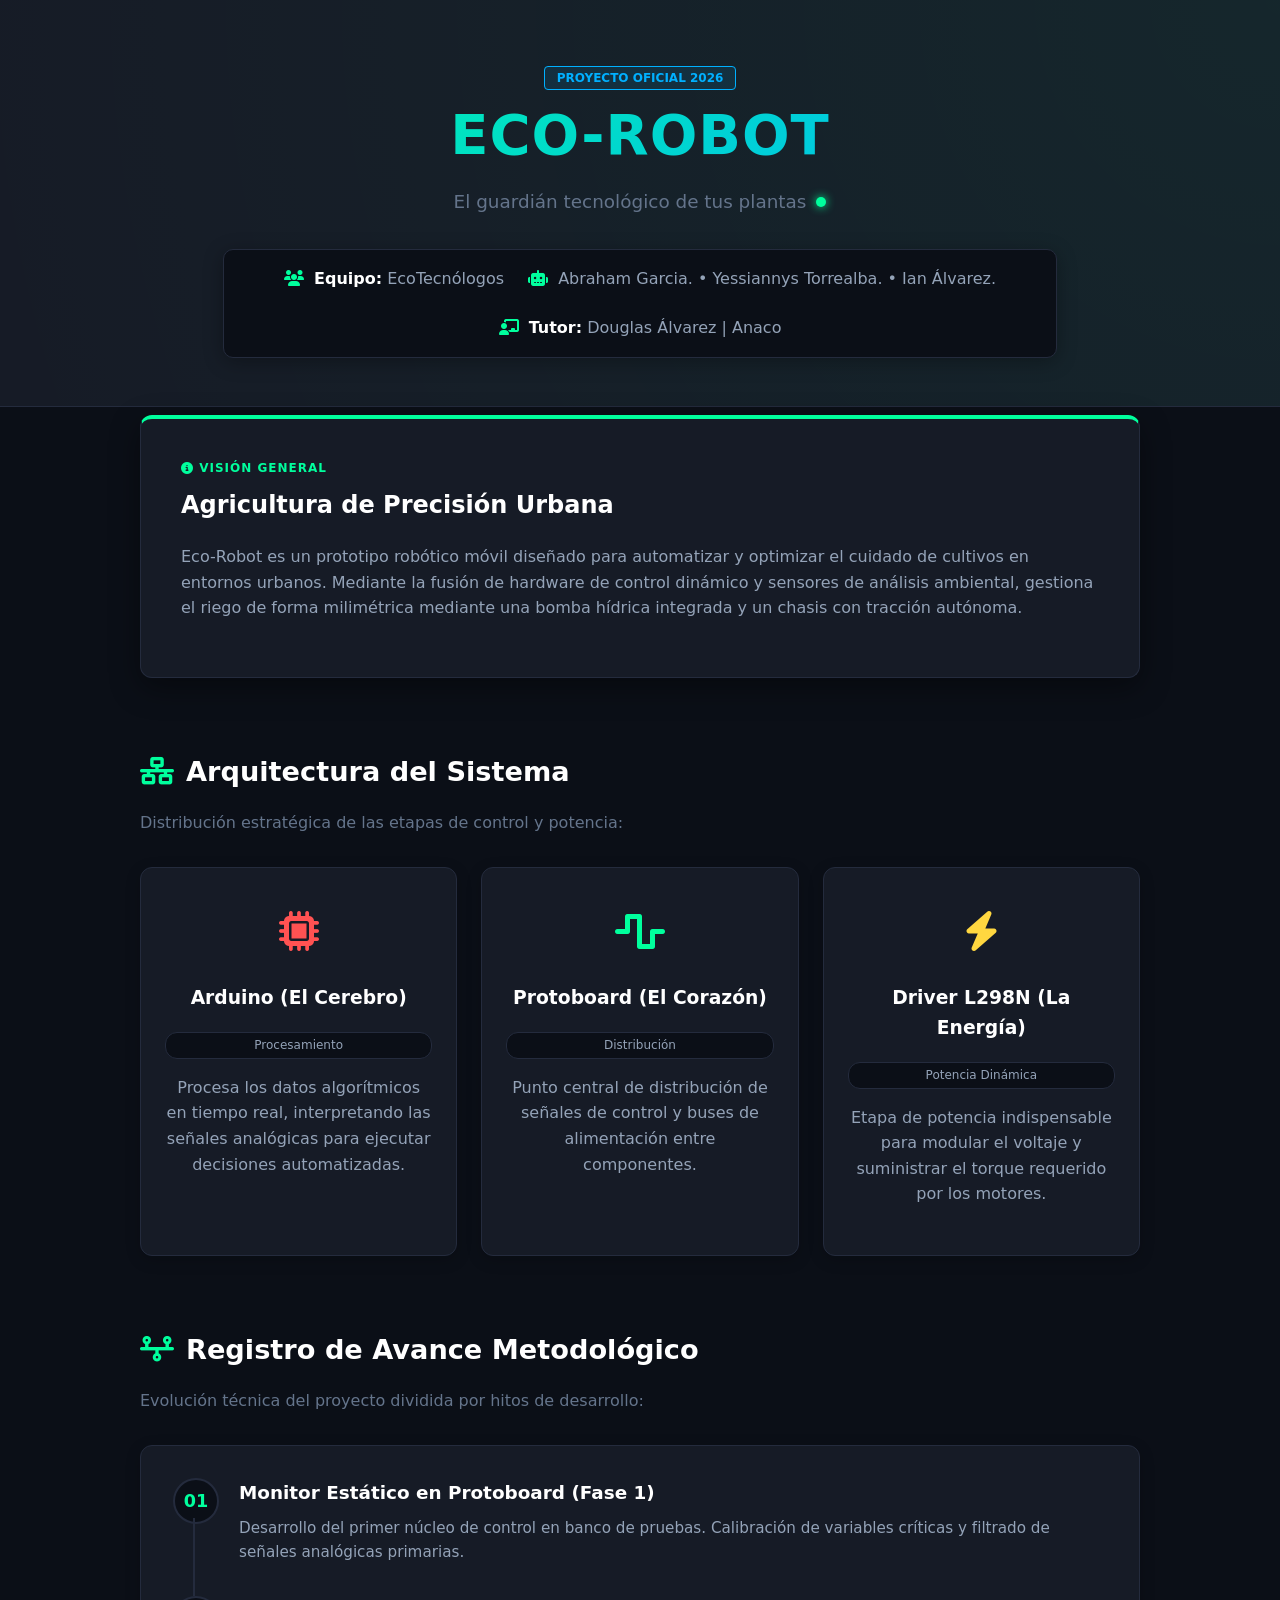
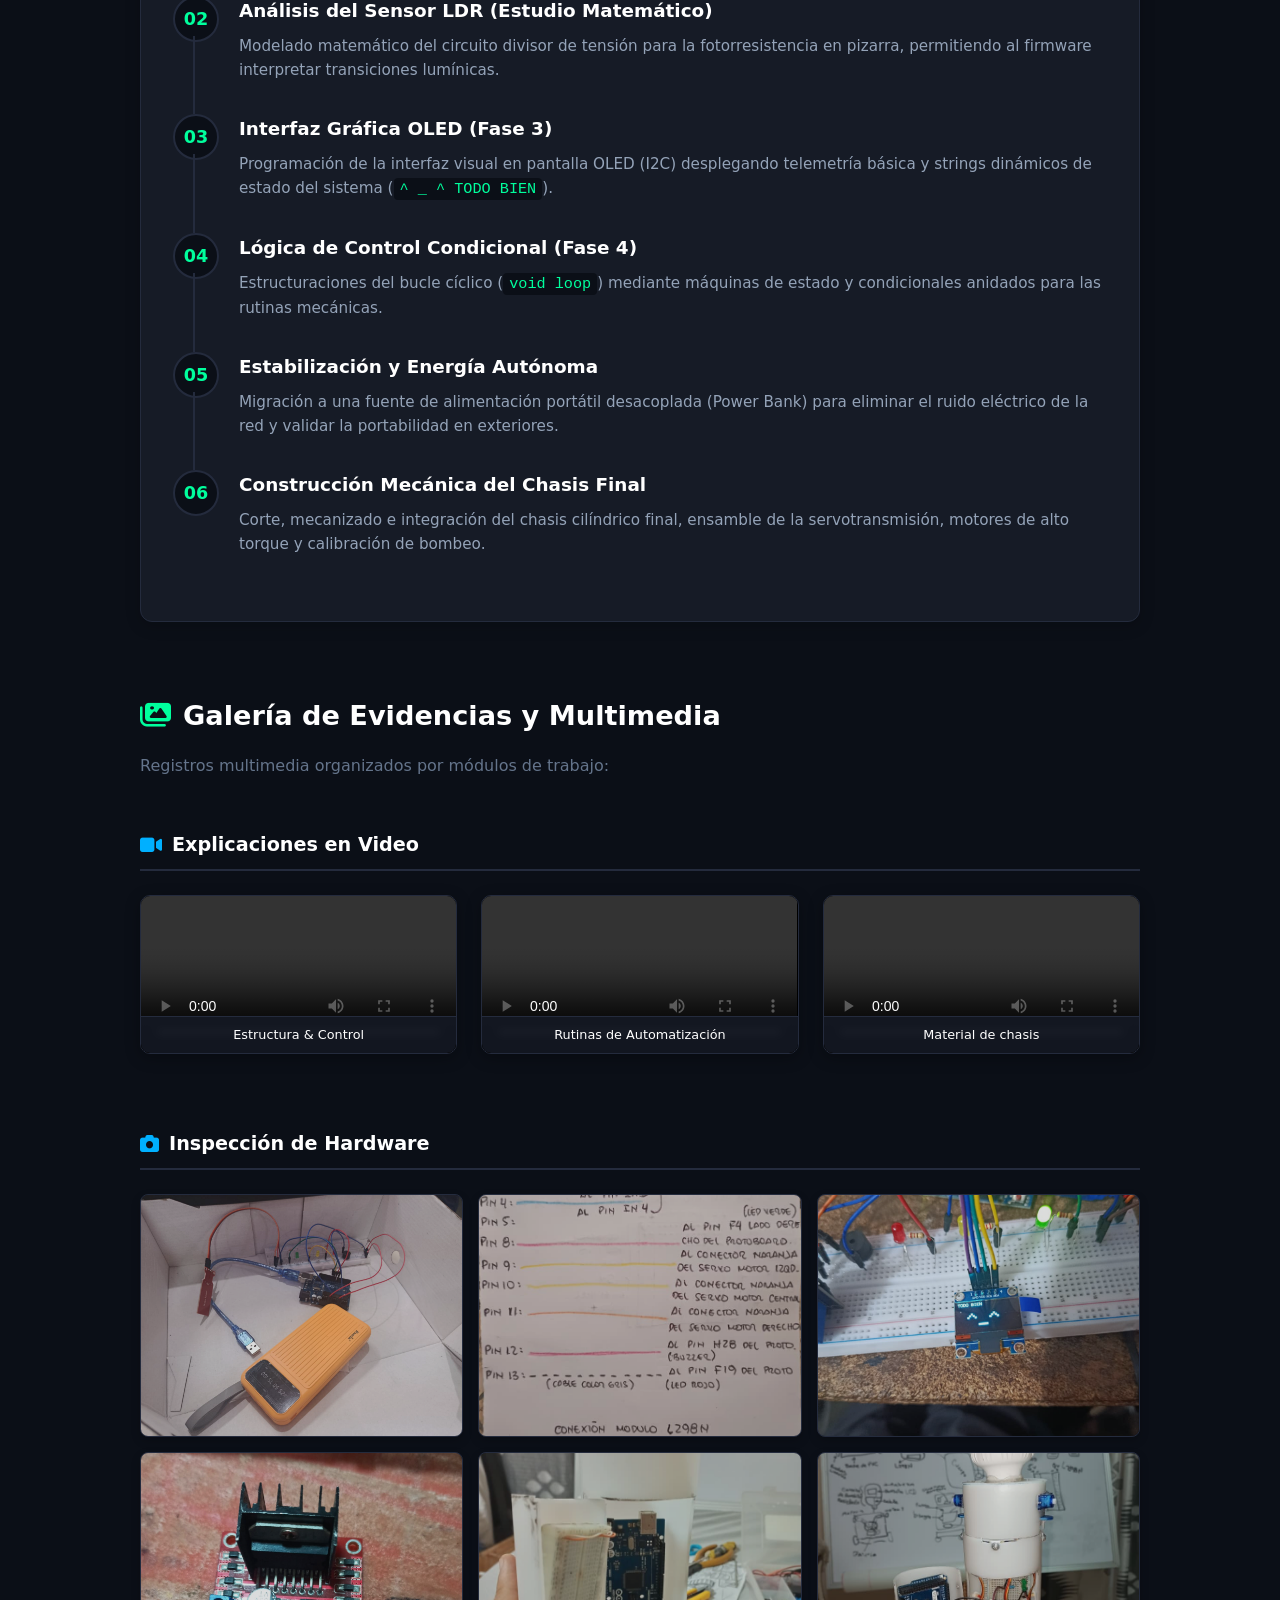
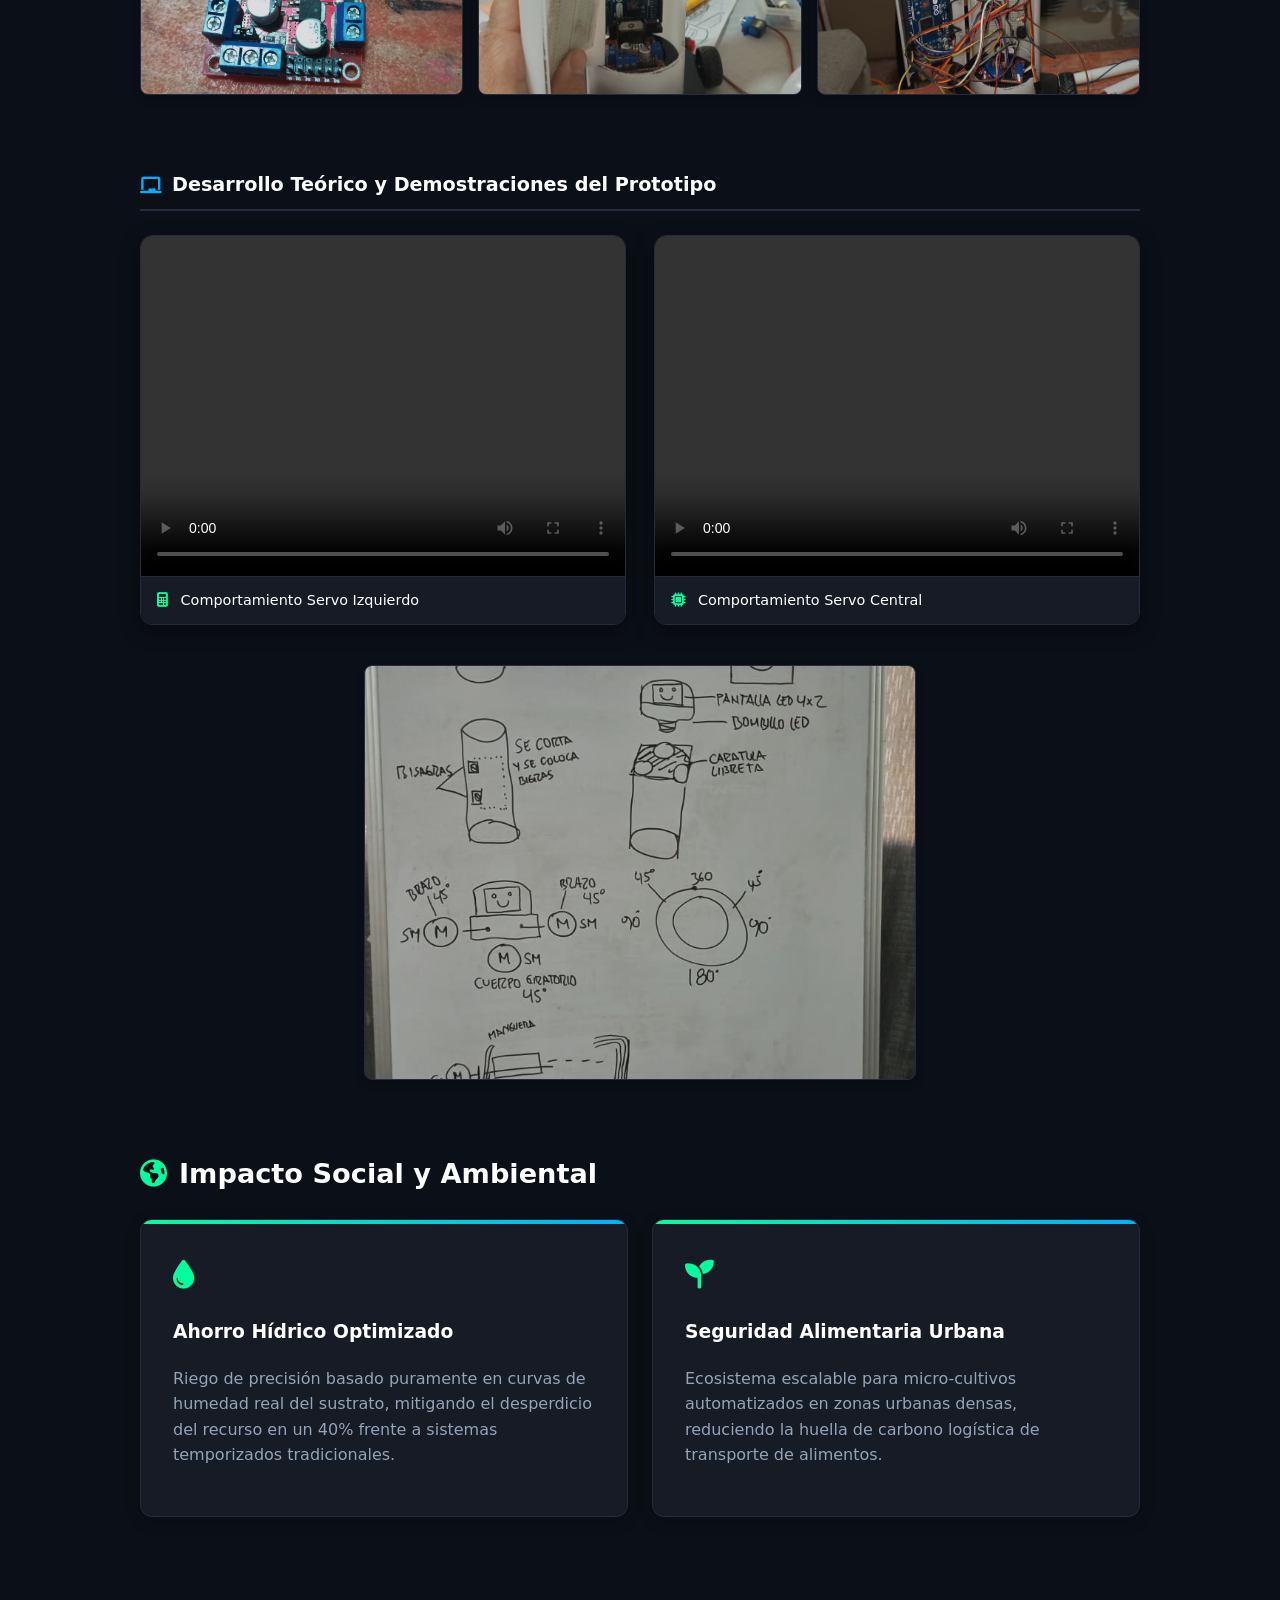
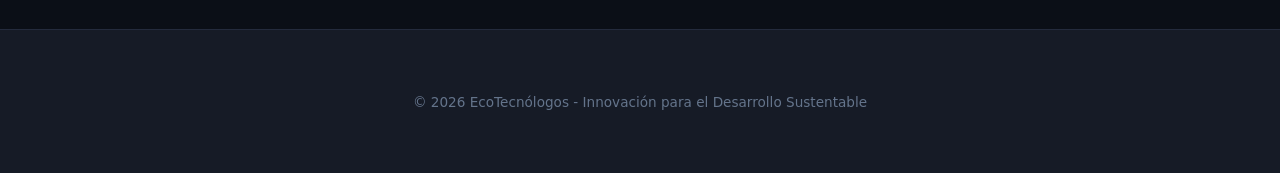
<file: index.html>
<!DOCTYPE html>
<html lang="es">
<head>
    <meta charset="UTF-8">
    <meta name="viewport" content="width=device-width, initial-scale=1.0">
    <title>Eco-Robot | Olimpiadas de Robótica Creativa 2026</title>
    <link rel="stylesheet" href="estilos.css">
    <!-- Set de íconos moderno -->
    <link rel="stylesheet" href="https://cdnjs.cloudflare.com/ajax/libs/font-awesome/6.4.0/css/all.min.css">
</head>
<body>

    <header>
        <div class="header-content">
            <span class="badge-nano">PROYECTO OFICIAL 2026</span>
            <h1>Eco-Robot</h1>
            <p class="tagline">El guardián tecnológico de tus plantas <span class="pulse-dot"></span></p>
            
            <div class="credits-panel">
                <div class="credit-item"><i class="fa-solid fa-users"></i> <strong>Equipo:</strong> EcoTecnólogos</div>
                <div class="credit-item"><i class="fa-solid fa-robot"></i> Abraham Garcia. • Yessiannys Torrealba. • Ian Álvarez.</div>
                <div class="credit-item"><i class="fa-solid fa-chalkboard-user"></i> <strong>Tutor:</strong> Douglas Álvarez | Anaco</div>
            </div>
        </div>
    </header>

    <div class="container">
        
        <!-- INTRODUCCIÓN -->
        <section class="intro-box">
            <div class="intro-badge"><i class="fa-solid fa-circle-info"></i> VISIÓN GENERAL</div>
            <h2>Agricultura de Precisión Urbana</h2>
            <p>Eco-Robot es un prototipo robótico móvil diseñado para automatizar y optimizar el cuidado de cultivos en entornos urbanos. Mediante la fusión de hardware de control dinámico y sensores de análisis ambiental, gestiona el riego de forma milimétrica mediante una bomba hídrica integrada y un chasis con tracción autónoma.</p>
        </section>

        <!-- ARQUITECTURA -->
        <h2 class="section-title"><i class="fa-solid fa-network-wired"></i> Arquitectura del Sistema</h2>
        <p class="section-subtitle">Distribución estratégica de las etapas de control y potencia:</p>

        <div class="grid-architecture">
            <div class="arch-card">
                <div class="arch-icon icon-brain"><i class="fa-solid fa-microchip"></i></div>
                <h3>Arduino (El Cerebro)</h3>
                <div class="card-tag">Procesamiento</div>
                <p>Procesa los datos algorítmicos en tiempo real, interpretando las señales analógicas para ejecutar decisiones automatizadas.</p>
            </div>
            <div class="arch-card">
                <div class="arch-icon icon-heart"><i class="fa-solid fa-wave-square"></i></div>
                <h3>Protoboard (El Corazón)</h3>
                <div class="card-tag">Distribución</div>
                <p>Punto central de distribución de señales de control y buses de alimentación entre componentes.</p>
            </div>
            <div class="arch-card">
                <div class="arch-icon icon-power"><i class="fa-solid fa-bolt"></i></div>
                <h3>Driver L298N (La Energía)</h3>
                <div class="card-tag">Potencia Dinámica</div>
                <p>Etapa de potencia indispensable para modular el voltaje y suministrar el torque requerido por los motores.</p>
            </div>
        </div>

        <!-- LÍNEA DE TIEMPO LIMPIA -->
        <h2 class="section-title"><i class="fa-solid fa-timeline"></i> Registro de Avance Metodológico</h2>
        <p class="section-subtitle">Evolución técnica del proyecto dividida por hitos de desarrollo:</p>
        
        <div class="timeline-clean">
            <div class="timeline-step">
                <div class="step-number">01</div>
                <div class="step-info">
                    <h3>Monitor Estático en Protoboard (Fase 1)</h3>
                    <p>Desarrollo del primer núcleo de control en banco de pruebas. Calibración de variables críticas y filtrado de señales analógicas primarias.</p>
                </div>
            </div>
            <div class="timeline-step">
                <div class="step-number">02</div>
                <div class="step-info">
                    <h3>Análisis del Sensor LDR (Estudio Matemático)</h3>
                    <p>Modelado matemático del circuito divisor de tensión para la fotorresistencia en pizarra, permitiendo al firmware interpretar transiciones lumínicas.</p>
                </div>
            </div>
            <div class="timeline-step">
                <div class="step-number">03</div>
                <div class="step-info">
                    <h3>Interfaz Gráfica OLED (Fase 3)</h3>
                    <p>Programación de la interfaz visual en pantalla OLED (I2C) desplegando telemetría básica y strings dinámicos de estado del sistema (<code>^ _ ^ TODO BIEN</code>).</p>
                </div>
            </div>
            <div class="timeline-step">
                <div class="step-number">04</div>
                <div class="step-info">
                    <h3>Lógica de Control Condicional (Fase 4)</h3>
                    <p>Estructuraciones del bucle cíclico (<code>void loop</code>) mediante máquinas de estado y condicionales anidados para las rutinas mecánicas.</p>
                </div>
            </div>
            <div class="timeline-step">
                <div class="step-number">05</div>
                <div class="step-info">
                    <h3>Estabilización y Energía Autónoma</h3>
                    <p>Migración a una fuente de alimentación portátil desacoplada (Power Bank) para eliminar el ruido eléctrico de la red y validar la portabilidad en exteriores.</p>
                </div>
            </div>
            <div class="timeline-step">
                <div class="step-number">06</div>
                <div class="step-info">
                    <h3>Construcción Mecánica del Chasis Final</h3>
                    <p>Corte, mecanizado e integración del chasis cilíndrico final, ensamble de la servotransmisión, motores de alto torque y calibración de bombeo.</p>
                </div>
            </div>
        </div>

        <!-- GALERÍA DE EVIDENCIAS Y MULTIMEDIA -->
        <h2 class="section-title"><i class="fa-solid fa-images"></i> Galería de Evidencias y Multimedia</h2>
        <p class="section-subtitle">Registros multimedia organizados por módulos de trabajo:</p>

        <div class="portfolio-gallery">
            
            <!-- Bloque de Videos Generales -->
            <div class="gallery-section">
                <h3><i class="fa-solid fa-video"></i> Explicaciones en Video</h3>
                <div class="video-grid">
                    <div class="media-box">
                        <video src="WhatsApp Video 2026-05-18 at 6.54.21 PM.mp4" controls></video>
                        <span class="media-label">Estructura & Control</span>
                    </div>
                    <div class="media-box">
                        <video src="WhatsApp Video 2026-05-18 at 6.52.00 PM.mp4" controls></video>
                        <span class="media-label">Rutinas de Automatización</span>
                    </div>
                    <div class="media-box">
                        <video src="WhatsApp Video 2026-05-18 at 6.54.24 PM.mp4" controls></video>
                        <span class="media-label">Material de chasis</span>
                    </div>
                </div>
            </div>

            <!-- Bloque de Fotos Generales -->
            <div class="gallery-section">
                <h3><i class="fa-solid fa-camera"></i> Inspección de Hardware</h3>
                <div class="photo-grid">
                    <div class="photo-card">
                        <img src="1.jpeg" alt="Montaje inicial">
                        <div class="photo-info"><h4>Prototipo Inicial</h4><p>Montaje primario</p></div>
                    </div>
                    <div class="photo-card">
                        <img src="pines.jpeg" alt="Estructura del circuito">
                        <div class="photo-info"><h4>Distribución de Buses</h4><p>Cableado de control</p></div>
                    </div>
                    <div class="photo-card">
                        <img src="pantalla.jpeg" alt="Pantalla OLED">
                        <div class="photo-info"><h4>Display OLED</h4><p>Telemetría en tiempo real</p></div>
                    </div>
                    <div class="photo-card">
                        <img src="Alimentacion.jpeg" alt="Circuito autónomo">
                        <div class="photo-info"><h4>Alimentación Portátil</h4><p>Test de desacoplamiento</p></div>
                    </div>
                    <div class="photo-card">
                        <img src="Despiece.jpeg" alt="Componentes chasis">
                        <div class="photo-info"><h4>Despiece Mecánico</h4><p>Estructura del Chasis</p></div>
                    </div>
                    <div class="photo-card">
                        <img src="robo.jpeg" alt="Estructura cilíndrica">
                        <div class="photo-info"><h4>Cuerpo Cilíndrico</h4><p>Ensamble estructural</p></div>
                    </div>
                </div>
            </div>

            <!-- Bloque de Análisis en Pizarra y Demostraciones Avanzadas -->
            <div class="gallery-section">
                <h3><i class="fa-solid fa-chalkboard"></i> Desarrollo Teórico y Demostraciones del Prototipo</h3>
                
                <!-- Videos Teóricos en Paralelo -->
                <div class="video-grid-theory">
                    <div class="media-box-theory">
                        <video controls>
                            <source src="Izquierdo.mp4" type="video/mp4">
                            Tu navegador no soporta videos integrados.
                        </video>
                        <div class="media-label-theory">
                            <i class="fas fa-calculator"></i> Comportamiento Servo Izquierdo
                        </div>
                    </div>

                    <div class="media-box-theory">
                        <video controls>
                            <source src="Central.mp4" type="video/mp4">
                            Tu navegador no soporta videos integrados.
                        </video>
                        <div class="media-label-theory">
                            <i class="fas fa-microchip"></i> Comportamiento Servo Central
                        </div>
                    </div>
                </div>

                <!-- Imagen de la Pizarra Centrada Abajo -->
                <div class="board-grid">
                    <div class="photo-card">
                        <img src="Control.jpeg" alt="PIZARRA">
                        <div class="photo-info">
                            <h4>Cálculos y Ajustes Estructura de Control</h4>
                            <p>Calibración analógica y modelado matemático</p>
                        </div>
                    </div>
                </div>
            </div>

        </div> <!-- Fin de portfolio-gallery -->

        <!-- IMPACTO -->
        <h2 class="section-title"><i class="fa-solid fa-earth-americas"></i> Impacto Social y Ambiental</h2>
        <div class="grid-components">
            <div class="card">
                <div class="card-icon-top"><i class="fa-solid fa-droplet"></i></div>
                <h3>Ahorro Hídrico Optimizado</h3>
                <p>Riego de precisión basado puramente en curvas de humedad real del sustrato, mitigando el desperdicio del recurso en un 40% frente a sistemas temporizados tradicionales.</p>
            </div>
            <div class="card">
                <div class="card-icon-top"><i class="fa-solid fa-seedling"></i></div>
                <h3>Seguridad Alimentaria Urbana</h3>
                <p>Ecosistema escalable para micro-cultivos automatizados en zonas urbanas densas, reduciendo la huella de carbono logística de transporte de alimentos.</p>
            </div>
        </div>

    </div>

    <footer>
        <p>© 2026 EcoTecnólogos - Innovación para el Desarrollo Sustentable</p>
    </footer>

</body>
</html>
</file>
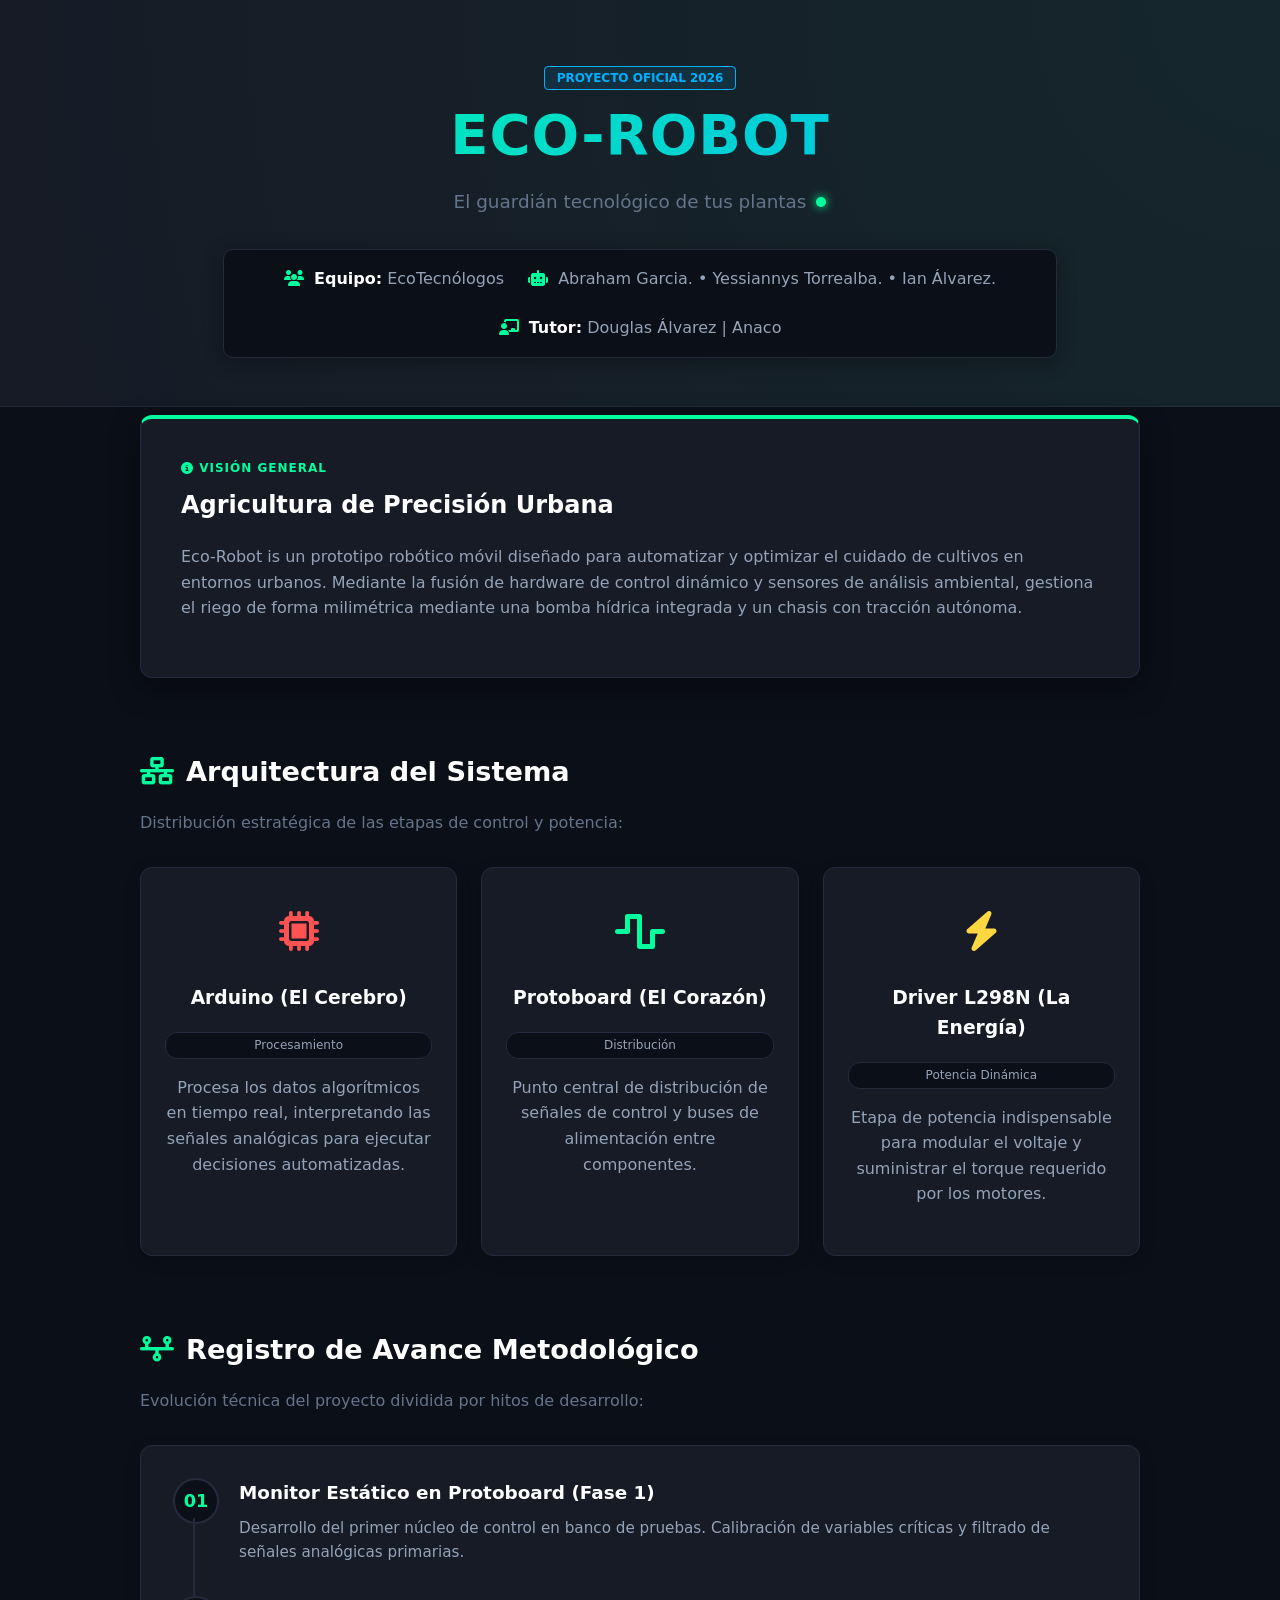
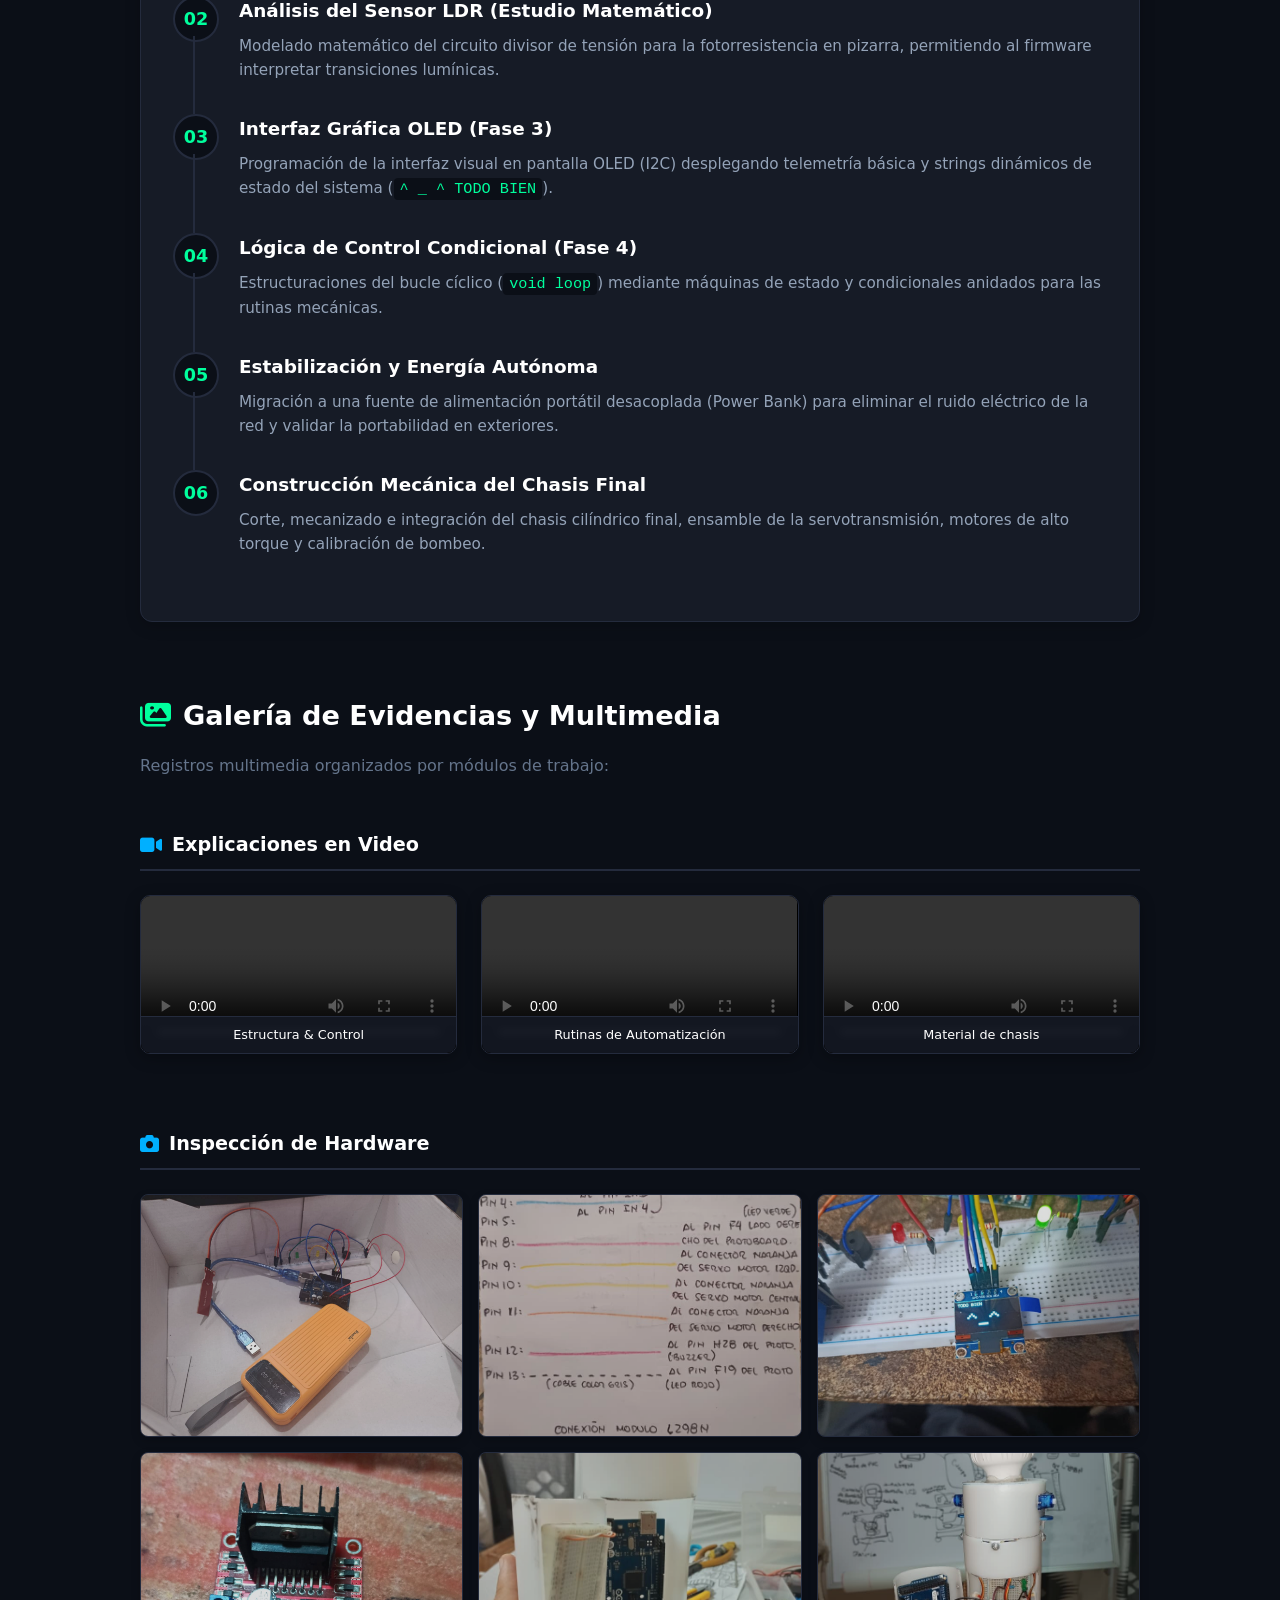
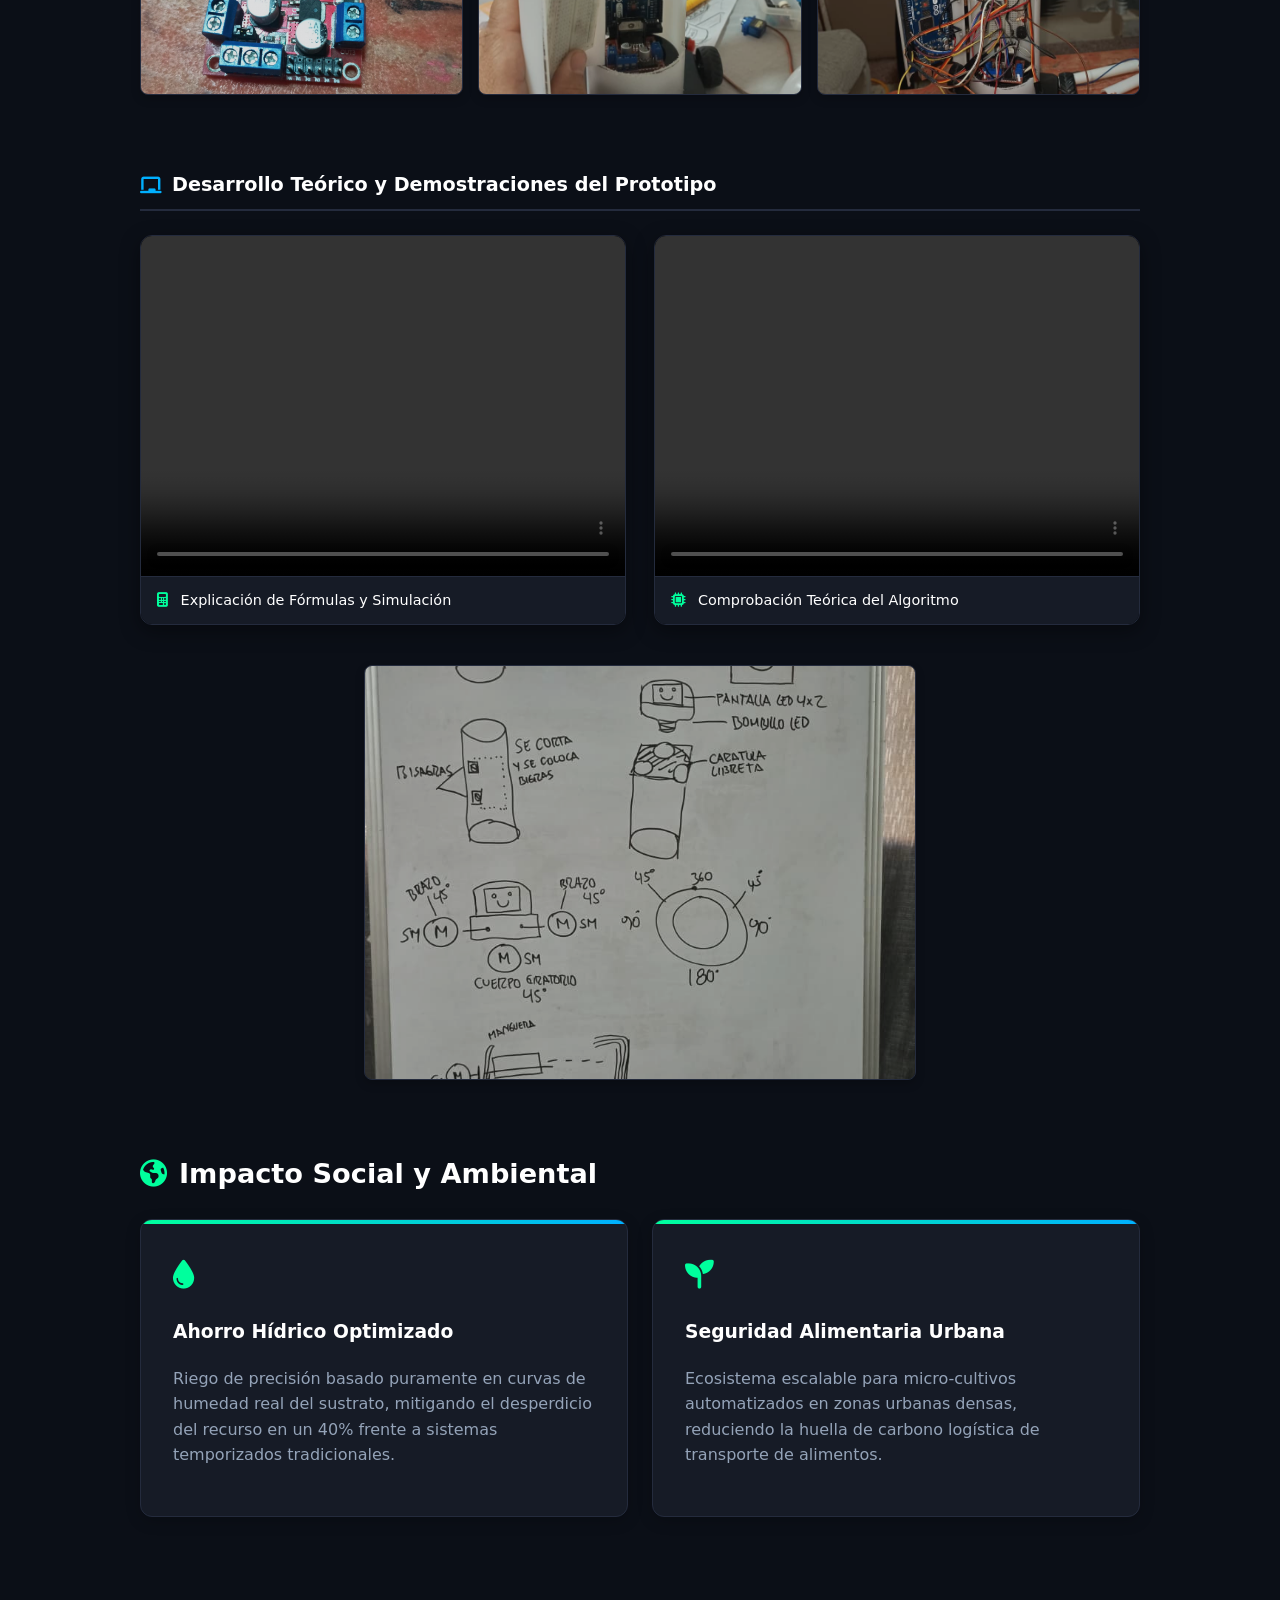
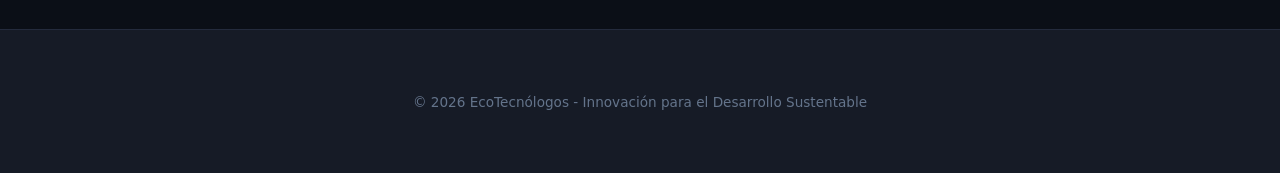
<file: ECOROBOT/index.html>
<!DOCTYPE html>
<html lang="es">
<head>
    <meta charset="UTF-8">
    <meta name="viewport" content="width=device-width, initial-scale=1.0">
    <title>Eco-Robot | Olimpiadas de Robótica Creativa 2026</title>
    <link rel="stylesheet" href="estilos.css">
    <!-- Set de íconos moderno -->
    <link rel="stylesheet" href="https://cdnjs.cloudflare.com/ajax/libs/font-awesome/6.4.0/css/all.min.css">
</head>
<body>

    <header>
        <div class="header-content">
            <span class="badge-nano">PROYECTO OFICIAL 2026</span>
            <h1>Eco-Robot</h1>
            <p class="tagline">El guardián tecnológico de tus plantas <span class="pulse-dot"></span></p>
            
            <div class="credits-panel">
                <div class="credit-item"><i class="fa-solid fa-users"></i> <strong>Equipo:</strong> EcoTecnólogos</div>
                <div class="credit-item"><i class="fa-solid fa-robot"></i> Abraham Garcia. • Yessiannys Torrealba. • Ian Álvarez.</div>
                <div class="credit-item"><i class="fa-solid fa-chalkboard-user"></i> <strong>Tutor:</strong> Douglas Álvarez | Anaco</div>
            </div>
        </div>
    </header>

    <div class="container">
        
        <!-- INTRODUCCIÓN -->
        <section class="intro-box">
            <div class="intro-badge"><i class="fa-solid fa-circle-info"></i> VISIÓN GENERAL</div>
            <h2>Agricultura de Precisión Urbana</h2>
            <p>Eco-Robot is un prototipo robótico móvil diseñado para automatizar y optimizar el cuidado de cultivos en entornos urbanos. Mediante la fusión de hardware de control dinámico y sensores de análisis ambiental, gestiona el riego de forma milimétrica mediante una bomba hídrica integrada y un chasis con tracción autónoma.</p>
        </section>

        <!-- ARQUITECTURA -->
        <h2 class="section-title"><i class="fa-solid fa-network-wired"></i> Arquitectura del Sistema</h2>
        <p class="section-subtitle">Distribución estratégica de las etapas de control y potencia:</p>

        <div class="grid-architecture">
            <div class="arch-card">
                <div class="arch-icon icon-brain"><i class="fa-solid fa-microchip"></i></div>
                <h3>Arduino (El Cerebro)</h3>
                <div class="card-tag">Procesamiento</div>
                <p>Procesa los datos algorítmicos en tiempo real, interpretando las señales analógicas para ejecutar decisiones automatizadas.</p>
            </div>
            <div class="arch-card">
                <div class="arch-icon icon-heart"><i class="fa-solid fa-wave-square"></i></div>
                <h3>Protoboard (El Corazón)</h3>
                <div class="card-tag">Distribución</div>
                <p>Punto central de distribución de señales de control y buses de alimentación entre componentes.</p>
            </div>
            <div class="arch-card">
                <div class="arch-icon icon-power"><i class="fa-solid fa-bolt"></i></div>
                <h3>Driver L298N (La Energía)</h3>
                <div class="card-tag">Potencia Dinámica</div>
                <p>Etapa de potencia indispensable para modular el voltaje y suministrar el torque requerido por los motores.</p>
            </div>
        </div>

        <!-- LÍNEA DE TIEMPO LIMPIA -->
        <h2 class="section-title"><i class="fa-solid fa-timeline"></i> Registro de Avance Metodológico</h2>
        <p class="section-subtitle">Evolución técnica del proyecto dividida por hitos de desarrollo:</p>
        
        <div class="timeline-clean">
            <div class="timeline-step">
                <div class="step-number">01</div>
                <div class="step-info">
                    <h3>Monitor Estático en Protoboard (Fase 1)</h3>
                    <p>Desarrollo del primer núcleo de control en banco de pruebas. Calibración de variables críticas y filtrado de señales analógicas primarias.</p>
                </div>
            </div>
            <div class="timeline-step">
                <div class="step-number">02</div>
                <div class="step-info">
                    <h3>Análisis del Sensor LDR (Estudio Matemático)</h3>
                    <p>Modelado matemático del circuito divisor de tensión para la fotorresistencia en pizarra, permitiendo al firmware interpretar transiciones lumínicas.</p>
                </div>
            </div>
            <div class="timeline-step">
                <div class="step-number">03</div>
                <div class="step-info">
                    <h3>Interfaz Gráfica OLED (Fase 3)</h3>
                    <p>Programación de la interfaz visual en pantalla OLED (I2C) desplegando telemetría básica y strings dinámicos de estado del sistema (<code>^ _ ^ TODO BIEN</code>).</p>
                </div>
            </div>
            <div class="timeline-step">
                <div class="step-number">04</div>
                <div class="step-info">
                    <h3>Lógica de Control Condicional (Fase 4)</h3>
                    <p>Estructuraciones del bucle cíclico (<code>void loop</code>) mediante máquinas de estado y condicionales anidados para las rutinas mecánicas.</p>
                </div>
            </div>
            <div class="timeline-step">
                <div class="step-number">05</div>
                <div class="step-info">
                    <h3>Estabilización y Energía Autónoma</h3>
                    <p>Migración a una fuente de alimentación portátil desacoplada (Power Bank) para eliminar el ruido eléctrico de la red y validar la portabilidad en exteriores.</p>
                </div>
            </div>
            <div class="timeline-step">
                <div class="step-number">06</div>
                <div class="step-info">
                    <h3>Construcción Mecánica del Chasis Final</h3>
                    <p>Corte, mecanizado e integración del chasis cilíndrico final, ensamble de la servotransmisión, motores de alto torque y calibración de bombeo.</p>
                </div>
            </div>
        </div>

        <!-- GALERÍA DE EVIDENCIAS Y MULTIMEDIA -->
        <h2 class="section-title"><i class="fa-solid fa-images"></i> Galería de Evidencias y Multimedia</h2>
        <p class="section-subtitle">Registros multimedia organizados por módulos de trabajo:</p>

        <div class="portfolio-gallery">
            
            <!-- Bloque de Videos Generales -->
            <div class="gallery-section">
                <h3><i class="fa-solid fa-video"></i> Explicaciones en Video</h3>
                <div class="video-grid">
                    <div class="media-box">
                        <video src="WhatsApp Video 2026-05-18 at 6.54.21 PM.mp4" controls></video>
                        <span class="media-label">Estructura & Control</span>
                    </div>
                    <div class="media-box">
                        <video src="WhatsApp Video 2026-05-18 at 6.52.00 PM.mp4" controls></video>
                        <span class="media-label">Rutinas de Automatización</span>
                    </div>
                    <div class="media-box">
                        <video src="WhatsApp Video 2026-05-18 at 6.54.24 PM.mp4" controls></video>
                        <span class="media-label">Material de chasis</span>
                    </div>
                </div>
            </div>

            <!-- Bloque de Fotos Generales -->
            <div class="gallery-section">
                <h3><i class="fa-solid fa-camera"></i> Inspección de Hardware</h3>
                <div class="photo-grid">
                    <div class="photo-card">
                        <img src="1.jpeg" alt="Montaje inicial">
                        <div class="photo-info"><h4>Prototipo Inicial</h4><p>Montaje primario</p></div>
                    </div>
                    <div class="photo-card">
                        <img src="pines.jpeg" alt="Estructura del circuito">
                        <div class="photo-info"><h4>Distribución de Buses</h4><p>Cableado de control</p></div>
                    </div>
                    <div class="photo-card">
                        <img src="pantalla.jpeg" alt="Pantalla OLED">
                        <div class="photo-info"><h4>Display OLED</h4><p>Telemetría en tiempo real</p></div>
                    </div>
                    <div class="photo-card">
                        <img src="Alimentacion.jpeg" alt="Circuito autónomo">
                        <div class="photo-info"><h4>Alimentación Portátil</h4><p>Test de desacoplamiento</p></div>
                    </div>
                    <div class="photo-card">
                        <img src="Despiece.jpeg" alt="Componentes chasis">
                        <div class="photo-info"><h4>Despiece Mecánico</h4><p>Estructura del Chasis</p></div>
                    </div>
                    <div class="photo-card">
                        <img src="robo.jpeg" alt="Estructura cilíndrica">
                        <div class="photo-info"><h4>Cuerpo Cilíndrico</h4><p>Ensamble estructural</p></div>
                    </div>
                </div>
            </div>

            <!-- Bloque de Análisis en Pizarra y Demostraciones Avanzadas -->
            <div class="gallery-section">
                <h3><i class="fa-solid fa-chalkboard"></i> Desarrollo Teórico y Demostraciones del Prototipo</h3>
                
                <!-- Videos Teóricos en Paralelo -->
                <div class="video-grid-theory">
                    <div class="media-box-theory">
                        <video controls>
                            <source src="Izquierdo.mp4" type="video/mp4">
                            Tu navegador no soporta videos integrados.
                        </video>
                        <div class="media-label-theory">
                            <i class="fas fa-calculator"></i> Explicación de Fórmulas y Simulación
                        </div>
                    </div>

                    <div class="media-box-theory">
                        <video controls>
                            <source src="Central.mp4" type="video/mp4">
                            Tu navegador no soporta videos integrados.
                        </video>
                        <div class="media-label-theory">
                            <i class="fas fa-microchip"></i> Comprobación Teórica del Algoritmo
                        </div>
                    </div>
                </div>

                <!-- Imagen de la Pizarra Centrada Abajo -->
                <div class="board-grid">
                    <div class="photo-card">
                        <img src="Control.jpeg" alt="PIZARRA">
                        <div class="photo-info">
                            <h4>Cálculos y Ajustes Estructura de Control</h4>
                            <p>Calibración analógica y modelado matemático</p>
                        </div>
                    </div>
                </div>
            </div>

        </div> <!-- Fin de portfolio-gallery -->

        <!-- IMPACTO -->
        <h2 class="section-title"><i class="fa-solid fa-earth-americas"></i> Impacto Social y Ambiental</h2>
        <div class="grid-components">
            <div class="card">
                <div class="card-icon-top"><i class="fa-solid fa-droplet"></i></div>
                <h3>Ahorro Hídrico Optimizado</h3>
                <p>Riego de precisión basado puramente en curvas de humedad real del sustrato, mitigando el desperdicio del recurso en un 40% frente a sistemas temporizados tradicionales.</p>
            </div>
            <div class="card">
                <div class="card-icon-top"><i class="fa-solid fa-seedling"></i></div>
                <h3>Seguridad Alimentaria Urbana</h3>
                <p>Ecosistema escalable para micro-cultivos automatizados en zonas urbanas densas, reduciendo la huella de carbono logística de transporte de alimentos.</p>
            </div>
        </div>

    </div>

    <footer>
        <p>© 2026 EcoTecnólogos - Innovación para el Desarrollo Sustentable</p>
    </footer>

</body>
</html>
</file>
<file: estilos.css>
/* --- Variables de Paleta Dark Tech (Negro y Verde) --- */
:root {
    --bg-main: #0b0f17;             /* Negro profundo de fondo general */
    --bg-card: #161b26;             /* Gris grafito oscuro para las tarjetas y paneles */
    --primary-green: #00ff9d;       /* Verde menta/neón eléctrico de alto contraste */
    --accent-light-green: #00df89;  /* Verde intermedio para degradados y pulso */
    --primary-blue: #00b0ff;        /* Azul eléctrico para el toque de hardware */
    --border-color: #242b3d;        /* Gris oscuro para bordes limpios en modo oscuro */
    --text-main: #94a3b8;           /* Gris claro/plateado para lectura cómoda */
    --text-bright: #ffffff;         /* Blanco puro para títulos y resaltar información */
    --text-dim: #64748b;            /* Gris apagado para datos secundarios */
}

body {
    font-family: 'Segoe UI', system-ui, sans-serif;
    line-height: 1.6;
    margin: 0; padding: 0;
    background-color: var(--bg-main) !important; /* Fuerza el fondo negro profundo */
    color: var(--text-main);
}

.container {
    max-width: 1000px;
    margin: 0 auto;
    padding: 2rem 1.5rem;
}

/* --- Encabezado Oscuro --- */
header {
    background: radial-gradient(circle at top right, rgba(0, 255, 157, 0.05), transparent), var(--bg-card);
    border-bottom: 1px solid var(--border-color);
    padding: 4rem 1rem 3rem 1rem;
    text-align: center;
}

header h1 {
    margin: 0; font-size: 3.5rem; font-weight: 800;
    background: linear-gradient(135deg, var(--primary-green), var(--primary-blue));
    -webkit-background-clip: text; -webkit-text-fill-color: transparent;
    text-transform: uppercase;
    letter-spacing: 1px;
}

.tagline {
    font-size: 1.15rem; color: var(--text-dim);
    margin: 0.5rem 0 2rem 0;
    display: flex; align-items: center; justify-content: center; gap: 10px;
}

.pulse-dot {
    width: 10px; height: 10px; background-color: var(--primary-green);
    border-radius: 50%; box-shadow: 0 0 10px var(--primary-green);
    animation: pulse 2s infinite;
}
@keyframes pulse {
    0%, 100% { transform: scale(0.95); opacity: 0.6; box-shadow: 0 0 8px var(--primary-green); }
    50% { transform: scale(1.2) ; opacity: 1; box-shadow: 0 0 16px var(--primary-green); }
}

.badge-nano {
    background: rgba(0, 176, 255, 0.1); border: 1px solid var(--primary-blue);
    color: var(--primary-blue); padding: 4px 12px; font-size: 0.75rem; font-weight: bold; border-radius: 4px;
}

.credits-panel {
    display: flex; flex-wrap: wrap; justify-content: center; gap: 1.5rem;
    max-width: 800px; margin: 0 auto; background: var(--bg-main);
    padding: 1rem; border-radius: 10px; border: 1px solid var(--border-color);
    box-shadow: 0 4px 20px rgba(0, 0, 0, 0.3);
}

.credit-item { color: var(--text-main); }
.credit-item strong { color: var(--text-bright); }
.credit-item i { color: var(--primary-green); margin-right: 5px; }

/* --- Panel de Introducción --- */
.intro-box {
    background: var(--bg-card); padding: 2.5rem; border-radius: 12px;
    border: 1px solid var(--border-color); border-top: 4px solid var(--primary-green);
    margin: -1.5rem auto 4rem auto; box-shadow: 0 10px 30px rgba(0, 0, 0, 0.4);
}

.intro-badge { font-size: 0.75rem; color: var(--primary-green); font-weight: bold; margin-bottom: 0.5rem; letter-spacing: 1px; }
.intro-box h2 { color: var(--text-bright); margin-top: 0; }
.intro-box p { color: var(--text-main); }

/* --- Títulos de Sección --- */
.section-title { color: var(--text-bright); font-size: 1.7rem; margin-top: 4.5rem; margin-bottom: 0.5rem; display: flex; align-items: center; gap: 12px; }
.section-title i { color: var(--primary-green); }
.section-subtitle { margin-bottom: 2rem; color: var(--text-dim); font-size: 1rem; }

/* --- Grid de Arquitectura Interactiva --- */
.grid-architecture { display: grid; grid-template-columns: repeat(auto-fit, minmax(280px, 1fr)); gap: 1.5rem; margin-bottom: 4rem; }

.arch-card { 
    background: var(--bg-card); padding: 2rem 1.5rem; border-radius: 12px; 
    text-align: center; border: 1px solid var(--border-color); 
    box-shadow: 0 4px 15px rgba(0, 0, 0, 0.2);
    transition: all 0.3s ease;
}

.arch-card h3 { color: var(--text-bright); }
.arch-card p { color: var(--text-main); }

/* Hover: Eleva la tarjeta e ilumina el borde con el verde neón */
.arch-card:hover {
    transform: translateY(-5px);
    box-shadow: 0 12px 25px rgba(0, 255, 157, 0.08);
    border-color: var(--primary-green);
}

.arch-icon { font-size: 2.5rem; margin-bottom: 1rem; transition: transform 0.3s ease; }
.arch-card:hover .arch-icon { transform: scale(1.1); }

.icon-brain { color: #ff5252; } 
.icon-heart { color: var(--primary-green); } 
.icon-power { color: #ffd740; }

.card-tag { font-size: 0.75rem; background: var(--bg-main); padding: 3px 12px; border-radius: 12px; color: var(--text-main); margin-bottom: 0.8rem; font-weight: 500; border: 1px solid var(--border-color); }

/* --- Línea de Tiempo Limpia --- */
.timeline-clean {
    background: var(--bg-card); border: 1px solid var(--border-color);
    border-radius: 12px; padding: 2rem; box-shadow: 0 4px 15px rgba(0,0,0,0.2);
}
.timeline-step { display: flex; gap: 20px; padding-bottom: 2rem; position: relative; }
.timeline-step:not(:last-child)::after {
    content: ''; position: absolute; top: 40px; left: 20px; bottom: 0; width: 2px; background-color: var(--border-color);
}
.step-number {
    background: var(--bg-main); color: var(--primary-green); font-weight: bold; font-size: 1.1rem;
    width: 42px; height: 42px; border-radius: 50%; display: flex; align-items: center; justify-content: center;
    flex-shrink: 0; border: 2px solid var(--border-color); transition: all 0.3s ease;
}
/* Efecto al pasar el cursor sobre la fila */
.timeline-step:hover .step-number {
    background: var(--primary-green); color: var(--bg-main); border-color: var(--primary-green);
    box-shadow: 0 0 10px var(--primary-green);
}
.step-info h3 { margin: 0 0 0.5rem 0; font-size: 1.15rem; color: var(--text-bright); }
.step-info p { margin: 0; color: var(--text-main); font-size: 0.95rem; }
.step-info code { background: var(--bg-main); color: var(--primary-green); padding: 2px 6px; border-radius: 4px; font-family: monospace; }

/* --- Portafolio de Imágenes en Modo Oscuro --- */
.portfolio-gallery { display: flex; flex-direction: column; gap: 3.5rem; margin-top: 2rem; }
.gallery-section h3 {
    font-size: 1.2rem; color: var(--text-bright); border-bottom: 2px solid var(--border-color); padding-bottom: 8px; margin-bottom: 1.5rem; display: flex; align-items: center; gap: 10px;
}
.gallery-section h3 i { color: var(--primary-blue); }

/* Rejilla de Videos */
.video-grid { display: grid; grid-template-columns: repeat(auto-fit, minmax(280px, 1fr)); gap: 1.5rem; }
.media-box {
    background: #000; border-radius: 10px; overflow: hidden; position: relative; 
    border: 1px solid var(--border-color); box-shadow: 0 4px 15px rgba(0,0,0,0.3);
    transition: all 0.3s ease;
}
.media-box:hover {
    transform: translateY(-4px);
    box-shadow: 0 12px 25px rgba(0,0,0,0.5);
    border-color: var(--primary-blue);
}
.media-box video { width: 100%; display: block; max-height: 240px; object-fit: cover; }
.media-label {
    position: absolute; bottom: 0; left: 0; right: 0; background: rgba(22, 27, 38, 0.85); color: var(--text-bright); padding: 8px 12px; font-size: 0.8rem; text-align: center; backdrop-filter: blur(4px); border-top: 1px solid var(--border-color);
}

/* Rejillas de Fotos */
.photo-grid { display: grid; grid-template-columns: repeat(3, 1fr); gap: 15px; }
.board-grid { display: grid; grid-template-columns: repeat(3, 1fr); gap: 15px; }

.photo-card {
    background: var(--bg-card); border-radius: 8px; overflow: hidden; 
    border: 1px solid var(--border-color); position: relative; 
    aspect-ratio: 4 / 3; box-shadow: 0 4px 10px rgba(0,0,0,0.2);
    transition: all 0.3s ease;
}
/* Hover Fotos: Iluminación neón azulada en las fotos */
.photo-card:hover {
    transform: translateY(-5px);
    box-shadow: 0 12px 22px rgba(0, 176, 255, 0.15);
    border-color: var(--primary-blue);
}
.photo-card img { width: 100%; height: 100%; object-fit: cover; display: block; transition: transform 0.4s ease; opacity: 0.85; /* Un poco opacas por defecto para encajar con el modo oscuro */ }
.photo-card:hover img { transform: scale(1.06); opacity: 1; /* Ilumina al 100% al pasar el mouse */ }

.photo-info {
    position: absolute; bottom: 0; left: 0; right: 0; 
    background: linear-gradient(transparent, rgba(11, 15, 23, 0.95)); color: #fff; 
    padding: 30px 12px 12px 12px; opacity: 0; transition: opacity 0.3s ease;
}
.photo-card:hover .photo-info { opacity: 1; }
.photo-info h4 { margin: 0; font-size: 0.9rem; font-weight: 600; color: var(--text-bright); }
.photo-info p { margin: 2px 0 0 0; font-size: 0.75rem; color: var(--primary-green); /* Subtítulos de las fotos en verde neón */ }

/* --- Tarjetas de Impacto --- */
.grid-components { display: grid; grid-template-columns: repeat(auto-fit, minmax(280px, 1fr)); gap: 1.5rem; margin-top: 1.5rem; }
.card { 
    background: var(--bg-card); padding: 2rem; border-radius: 12px; 
    border: 1px solid var(--border-color); position: relative; overflow: hidden;
    box-shadow: 0 4px 15px rgba(0,0,0,0.2);
    transition: all 0.3s ease;
}
.card h3 { color: var(--text-bright); }
.card p { color: var(--text-main); }
.card::before { content: ''; position: absolute; top: 0; left: 0; width: 100%; height: 4px; background: linear-gradient(90deg, var(--primary-green), var(--primary-blue)); }

.card:hover {
    transform: translateY(-5px);
    box-shadow: 0 12px 24px rgba(0, 255, 157, 0.08);
    border-color: rgba(0, 255, 157, 0.2);
}
.card-icon-top { font-size: 1.8rem; color: var(--primary-green); margin-bottom: 0.5rem; transition: transform 0.3s ease; }
.card:hover .card-icon-top { transform: rotate(10deg) scale(1.1); }

/* --- Footer Oscuro --- */
footer { text-align: center; padding: 3rem 1rem; margin-top: 5rem; border-top: 1px solid var(--border-color); background-color: var(--bg-card); color: var(--text-dim); font-size: 0.85rem; }

/* --- Responsive --- */
@media screen and (max-width: 900px) {
    .photo-grid { grid-template-columns: repeat(2, 1fr); }
}
@media screen and (max-width: 600px) {
    header h1 { font-size: 2.3rem; }
    .photo-grid, .board-grid { grid-template-columns: 1fr; }
    .photo-card { aspect-ratio: 16 / 9; }
    .timeline-clean { padding: 1.2rem; }
}
/* --- Videos para la Sección de Desarrollo Teórico (Versión B: Dos Columnas Grandes) --- */
/* --- Videos para la Sección de Desarrollo Teórico --- */
/* --- Videos para la Sección de Desarrollo Teórico (Versión B Unificada) --- */
/* --- Videos para la Sección de Desarrollo Teórico (Versión B Unificada) --- */
.video-grid-theory {
    display: grid;
    /* Ajusta dinámicamente a dos columnas grandes en PC o una sola en pantallas pequeñas */
    grid-template-columns: repeat(auto-fit, minmax(380px, 1fr)); 
    gap: 1.8rem;
    margin: 1.5rem 0 2.5rem 0; /* Margen para separarse limpiamente de la foto inferior */
    width: 100%;
}

.media-box-theory {
    background: #000000;
    border-radius: 12px;
    overflow: hidden;
    position: relative; 
    border: 1px solid var(--border-color);
    box-shadow: 0 6px 20px rgba(0, 0, 0, 0.4);
    transition: all 0.3s ease;
    display: flex;
    flex-direction: column; /* Alineación vertical perfecta del reproductor y el texto */
}

/* Efecto Hover: Elevación e iluminación verde neón en los bordes */
.media-box-theory:hover {
    transform: translateY(-5px);
    box-shadow: 0 15px 30px rgba(0, 255, 157, 0.18);
    border-color: var(--primary-green);
}

.media-box-theory video {
    width: 100%;
    display: block;
    height: 340px;          /* Mantiene la altura imponente que querías */
    object-fit: contain;    /* Clave: Evita cortes en fórmulas, textos o simulaciones */
    background-color: #000000;
}

.media-label-theory {
    position: relative;     /* Cambiado a relativo para que se posicione ABAJO del video sin tapar controles */
    background: var(--bg-card);
    color: var(--text-bright);
    padding: 12px 16px;
    font-size: 0.9rem;
    text-align: left;
    border-top: 1px solid var(--border-color);
    font-weight: 500;
}

.media-label-theory i {
    color: var(--primary-green);
    margin-right: 8px;
}

/* --- Ajuste de Rejilla para la Pizarra Teórica --- */
.board-grid {
   display: flex;
    justify-content: center; /* Centra la tarjeta de la foto horizontalmente */
    margin-top: 2rem;
    width: 100%;
}
.board-grid .photo-card {
    width: 100%;
    max-width: 550px;       /* Tamaño ideal para que combine con el ancho de los videos */
    height: auto;           /* Permite que la altura se adapte a la imagen real */
    aspect-ratio: 4 / 3;    /* Mantiene la hermosa proporción de pizarra escolar */
}
/* Ajuste de adaptabilidad para pantallas o laptops medianas */
@media screen and (max-width: 950px) {
    .video-grid-theory {
        grid-template-columns: 1fr; /* Si el espacio se reduce, se apilan verticalmente sin romperse */
    }
}
</file>
<file: ECOROBOT/estilos.css>
/* --- Variables de Paleta Dark Tech (Negro y Verde) --- */
:root {
    --bg-main: #0b0f17;             /* Negro profundo de fondo general */
    --bg-card: #161b26;             /* Gris grafito oscuro para las tarjetas y paneles */
    --primary-green: #00ff9d;       /* Verde menta/neón eléctrico de alto contraste */
    --accent-light-green: #00df89;  /* Verde intermedio para degradados y pulso */
    --primary-blue: #00b0ff;        /* Azul eléctrico para el toque de hardware */
    --border-color: #242b3d;        /* Gris oscuro para bordes limpios en modo oscuro */
    --text-main: #94a3b8;           /* Gris claro/plateado para lectura cómoda */
    --text-bright: #ffffff;         /* Blanco puro para títulos y resaltar información */
    --text-dim: #64748b;            /* Gris apagado para datos secundarios */
}

body {
    font-family: 'Segoe UI', system-ui, sans-serif;
    line-height: 1.6;
    margin: 0; padding: 0;
    background-color: var(--bg-main) !important; /* Fuerza el fondo negro profundo */
    color: var(--text-main);
}

.container {
    max-width: 1000px;
    margin: 0 auto;
    padding: 2rem 1.5rem;
}

/* --- Encabezado Oscuro --- */
header {
    background: radial-gradient(circle at top right, rgba(0, 255, 157, 0.05), transparent), var(--bg-card);
    border-bottom: 1px solid var(--border-color);
    padding: 4rem 1rem 3rem 1rem;
    text-align: center;
}

header h1 {
    margin: 0; font-size: 3.5rem; font-weight: 800;
    background: linear-gradient(135deg, var(--primary-green), var(--primary-blue));
    -webkit-background-clip: text; -webkit-text-fill-color: transparent;
    text-transform: uppercase;
    letter-spacing: 1px;
}

.tagline {
    font-size: 1.15rem; color: var(--text-dim);
    margin: 0.5rem 0 2rem 0;
    display: flex; align-items: center; justify-content: center; gap: 10px;
}

.pulse-dot {
    width: 10px; height: 10px; background-color: var(--primary-green);
    border-radius: 50%; box-shadow: 0 0 10px var(--primary-green);
    animation: pulse 2s infinite;
}
@keyframes pulse {
    0%, 100% { transform: scale(0.95); opacity: 0.6; box-shadow: 0 0 8px var(--primary-green); }
    50% { transform: scale(1.2) ; opacity: 1; box-shadow: 0 0 16px var(--primary-green); }
}

.badge-nano {
    background: rgba(0, 176, 255, 0.1); border: 1px solid var(--primary-blue);
    color: var(--primary-blue); padding: 4px 12px; font-size: 0.75rem; font-weight: bold; border-radius: 4px;
}

.credits-panel {
    display: flex; flex-wrap: wrap; justify-content: center; gap: 1.5rem;
    max-width: 800px; margin: 0 auto; background: var(--bg-main);
    padding: 1rem; border-radius: 10px; border: 1px solid var(--border-color);
    box-shadow: 0 4px 20px rgba(0, 0, 0, 0.3);
}

.credit-item { color: var(--text-main); }
.credit-item strong { color: var(--text-bright); }
.credit-item i { color: var(--primary-green); margin-right: 5px; }

/* --- Panel de Introducción --- */
.intro-box {
    background: var(--bg-card); padding: 2.5rem; border-radius: 12px;
    border: 1px solid var(--border-color); border-top: 4px solid var(--primary-green);
    margin: -1.5rem auto 4rem auto; box-shadow: 0 10px 30px rgba(0, 0, 0, 0.4);
}

.intro-badge { font-size: 0.75rem; color: var(--primary-green); font-weight: bold; margin-bottom: 0.5rem; letter-spacing: 1px; }
.intro-box h2 { color: var(--text-bright); margin-top: 0; }
.intro-box p { color: var(--text-main); }

/* --- Títulos de Sección --- */
.section-title { color: var(--text-bright); font-size: 1.7rem; margin-top: 4.5rem; margin-bottom: 0.5rem; display: flex; align-items: center; gap: 12px; }
.section-title i { color: var(--primary-green); }
.section-subtitle { margin-bottom: 2rem; color: var(--text-dim); font-size: 1rem; }

/* --- Grid de Arquitectura Interactiva --- */
.grid-architecture { display: grid; grid-template-columns: repeat(auto-fit, minmax(280px, 1fr)); gap: 1.5rem; margin-bottom: 4rem; }

.arch-card { 
    background: var(--bg-card); padding: 2rem 1.5rem; border-radius: 12px; 
    text-align: center; border: 1px solid var(--border-color); 
    box-shadow: 0 4px 15px rgba(0, 0, 0, 0.2);
    transition: all 0.3s ease;
}

.arch-card h3 { color: var(--text-bright); }
.arch-card p { color: var(--text-main); }

/* Hover: Eleva la tarjeta e ilumina el borde con el verde neón */
.arch-card:hover {
    transform: translateY(-5px);
    box-shadow: 0 12px 25px rgba(0, 255, 157, 0.08);
    border-color: var(--primary-green);
}

.arch-icon { font-size: 2.5rem; margin-bottom: 1rem; transition: transform 0.3s ease; }
.arch-card:hover .arch-icon { transform: scale(1.1); }

.icon-brain { color: #ff5252; } 
.icon-heart { color: var(--primary-green); } 
.icon-power { color: #ffd740; }

.card-tag { font-size: 0.75rem; background: var(--bg-main); padding: 3px 12px; border-radius: 12px; color: var(--text-main); margin-bottom: 0.8rem; font-weight: 500; border: 1px solid var(--border-color); }

/* --- Línea de Tiempo Limpia --- */
.timeline-clean {
    background: var(--bg-card); border: 1px solid var(--border-color);
    border-radius: 12px; padding: 2rem; box-shadow: 0 4px 15px rgba(0,0,0,0.2);
}
.timeline-step { display: flex; gap: 20px; padding-bottom: 2rem; position: relative; }
.timeline-step:not(:last-child)::after {
    content: ''; position: absolute; top: 40px; left: 20px; bottom: 0; width: 2px; background-color: var(--border-color);
}
.step-number {
    background: var(--bg-main); color: var(--primary-green); font-weight: bold; font-size: 1.1rem;
    width: 42px; height: 42px; border-radius: 50%; display: flex; align-items: center; justify-content: center;
    flex-shrink: 0; border: 2px solid var(--border-color); transition: all 0.3s ease;
}
/* Efecto al pasar el cursor sobre la fila */
.timeline-step:hover .step-number {
    background: var(--primary-green); color: var(--bg-main); border-color: var(--primary-green);
    box-shadow: 0 0 10px var(--primary-green);
}
.step-info h3 { margin: 0 0 0.5rem 0; font-size: 1.15rem; color: var(--text-bright); }
.step-info p { margin: 0; color: var(--text-main); font-size: 0.95rem; }
.step-info code { background: var(--bg-main); color: var(--primary-green); padding: 2px 6px; border-radius: 4px; font-family: monospace; }

/* --- Portafolio de Imágenes en Modo Oscuro --- */
.portfolio-gallery { display: flex; flex-direction: column; gap: 3.5rem; margin-top: 2rem; }
.gallery-section h3 {
    font-size: 1.2rem; color: var(--text-bright); border-bottom: 2px solid var(--border-color); padding-bottom: 8px; margin-bottom: 1.5rem; display: flex; align-items: center; gap: 10px;
}
.gallery-section h3 i { color: var(--primary-blue); }

/* Rejilla de Videos */
.video-grid { display: grid; grid-template-columns: repeat(auto-fit, minmax(280px, 1fr)); gap: 1.5rem; }
.media-box {
    background: #000; border-radius: 10px; overflow: hidden; position: relative; 
    border: 1px solid var(--border-color); box-shadow: 0 4px 15px rgba(0,0,0,0.3);
    transition: all 0.3s ease;
}
.media-box:hover {
    transform: translateY(-4px);
    box-shadow: 0 12px 25px rgba(0,0,0,0.5);
    border-color: var(--primary-blue);
}
.media-box video { width: 100%; display: block; max-height: 240px; object-fit: cover; }
.media-label {
    position: absolute; bottom: 0; left: 0; right: 0; background: rgba(22, 27, 38, 0.85); color: var(--text-bright); padding: 8px 12px; font-size: 0.8rem; text-align: center; backdrop-filter: blur(4px); border-top: 1px solid var(--border-color);
}

/* Rejillas de Fotos */
.photo-grid { display: grid; grid-template-columns: repeat(3, 1fr); gap: 15px; }
.board-grid { display: grid; grid-template-columns: repeat(3, 1fr); gap: 15px; }

.photo-card {
    background: var(--bg-card); border-radius: 8px; overflow: hidden; 
    border: 1px solid var(--border-color); position: relative; 
    aspect-ratio: 4 / 3; box-shadow: 0 4px 10px rgba(0,0,0,0.2);
    transition: all 0.3s ease;
}
/* Hover Fotos: Iluminación neón azulada en las fotos */
.photo-card:hover {
    transform: translateY(-5px);
    box-shadow: 0 12px 22px rgba(0, 176, 255, 0.15);
    border-color: var(--primary-blue);
}
.photo-card img { width: 100%; height: 100%; object-fit: cover; display: block; transition: transform 0.4s ease; opacity: 0.85; /* Un poco opacas por defecto para encajar con el modo oscuro */ }
.photo-card:hover img { transform: scale(1.06); opacity: 1; /* Ilumina al 100% al pasar el mouse */ }

.photo-info {
    position: absolute; bottom: 0; left: 0; right: 0; 
    background: linear-gradient(transparent, rgba(11, 15, 23, 0.95)); color: #fff; 
    padding: 30px 12px 12px 12px; opacity: 0; transition: opacity 0.3s ease;
}
.photo-card:hover .photo-info { opacity: 1; }
.photo-info h4 { margin: 0; font-size: 0.9rem; font-weight: 600; color: var(--text-bright); }
.photo-info p { margin: 2px 0 0 0; font-size: 0.75rem; color: var(--primary-green); /* Subtítulos de las fotos en verde neón */ }

/* --- Tarjetas de Impacto --- */
.grid-components { display: grid; grid-template-columns: repeat(auto-fit, minmax(280px, 1fr)); gap: 1.5rem; margin-top: 1.5rem; }
.card { 
    background: var(--bg-card); padding: 2rem; border-radius: 12px; 
    border: 1px solid var(--border-color); position: relative; overflow: hidden;
    box-shadow: 0 4px 15px rgba(0,0,0,0.2);
    transition: all 0.3s ease;
}
.card h3 { color: var(--text-bright); }
.card p { color: var(--text-main); }
.card::before { content: ''; position: absolute; top: 0; left: 0; width: 100%; height: 4px; background: linear-gradient(90deg, var(--primary-green), var(--primary-blue)); }

.card:hover {
    transform: translateY(-5px);
    box-shadow: 0 12px 24px rgba(0, 255, 157, 0.08);
    border-color: rgba(0, 255, 157, 0.2);
}
.card-icon-top { font-size: 1.8rem; color: var(--primary-green); margin-bottom: 0.5rem; transition: transform 0.3s ease; }
.card:hover .card-icon-top { transform: rotate(10deg) scale(1.1); }

/* --- Footer Oscuro --- */
footer { text-align: center; padding: 3rem 1rem; margin-top: 5rem; border-top: 1px solid var(--border-color); background-color: var(--bg-card); color: var(--text-dim); font-size: 0.85rem; }

/* --- Responsive --- */
@media screen and (max-width: 900px) {
    .photo-grid { grid-template-columns: repeat(2, 1fr); }
}
@media screen and (max-width: 600px) {
    header h1 { font-size: 2.3rem; }
    .photo-grid, .board-grid { grid-template-columns: 1fr; }
    .photo-card { aspect-ratio: 16 / 9; }
    .timeline-clean { padding: 1.2rem; }
}
/* --- Videos para la Sección de Desarrollo Teórico (Versión B: Dos Columnas Grandes) --- */
/* --- Videos para la Sección de Desarrollo Teórico --- */
/* --- Videos para la Sección de Desarrollo Teórico (Versión B Unificada) --- */
/* --- Videos para la Sección de Desarrollo Teórico (Versión B Unificada) --- */
.video-grid-theory {
    display: grid;
    /* Ajusta dinámicamente a dos columnas grandes en PC o una sola en pantallas pequeñas */
    grid-template-columns: repeat(auto-fit, minmax(380px, 1fr)); 
    gap: 1.8rem;
    margin: 1.5rem 0 2.5rem 0; /* Margen para separarse limpiamente de la foto inferior */
    width: 100%;
}

.media-box-theory {
    background: #000000;
    border-radius: 12px;
    overflow: hidden;
    position: relative; 
    border: 1px solid var(--border-color);
    box-shadow: 0 6px 20px rgba(0, 0, 0, 0.4);
    transition: all 0.3s ease;
    display: flex;
    flex-direction: column; /* Alineación vertical perfecta del reproductor y el texto */
}

/* Efecto Hover: Elevación e iluminación verde neón en los bordes */
.media-box-theory:hover {
    transform: translateY(-5px);
    box-shadow: 0 15px 30px rgba(0, 255, 157, 0.18);
    border-color: var(--primary-green);
}

.media-box-theory video {
    width: 100%;
    display: block;
    height: 340px;          /* Mantiene la altura imponente que querías */
    object-fit: contain;    /* Clave: Evita cortes en fórmulas, textos o simulaciones */
    background-color: #000000;
}

.media-label-theory {
    position: relative;     /* Cambiado a relativo para que se posicione ABAJO del video sin tapar controles */
    background: var(--bg-card);
    color: var(--text-bright);
    padding: 12px 16px;
    font-size: 0.9rem;
    text-align: left;
    border-top: 1px solid var(--border-color);
    font-weight: 500;
}

.media-label-theory i {
    color: var(--primary-green);
    margin-right: 8px;
}

/* --- Ajuste de Rejilla para la Pizarra Teórica --- */
.board-grid {
   display: flex;
    justify-content: center; /* Centra la tarjeta de la foto horizontalmente */
    margin-top: 2rem;
    width: 100%;
}
.board-grid .photo-card {
    width: 100%;
    max-width: 550px;       /* Tamaño ideal para que combine con el ancho de los videos */
    height: auto;           /* Permite que la altura se adapte a la imagen real */
    aspect-ratio: 4 / 3;    /* Mantiene la hermosa proporción de pizarra escolar */
}
/* Ajuste de adaptabilidad para pantallas o laptops medianas */
@media screen and (max-width: 950px) {
    .video-grid-theory {
        grid-template-columns: 1fr; /* Si el espacio se reduce, se apilan verticalmente sin romperse */
    }
}
</file>
